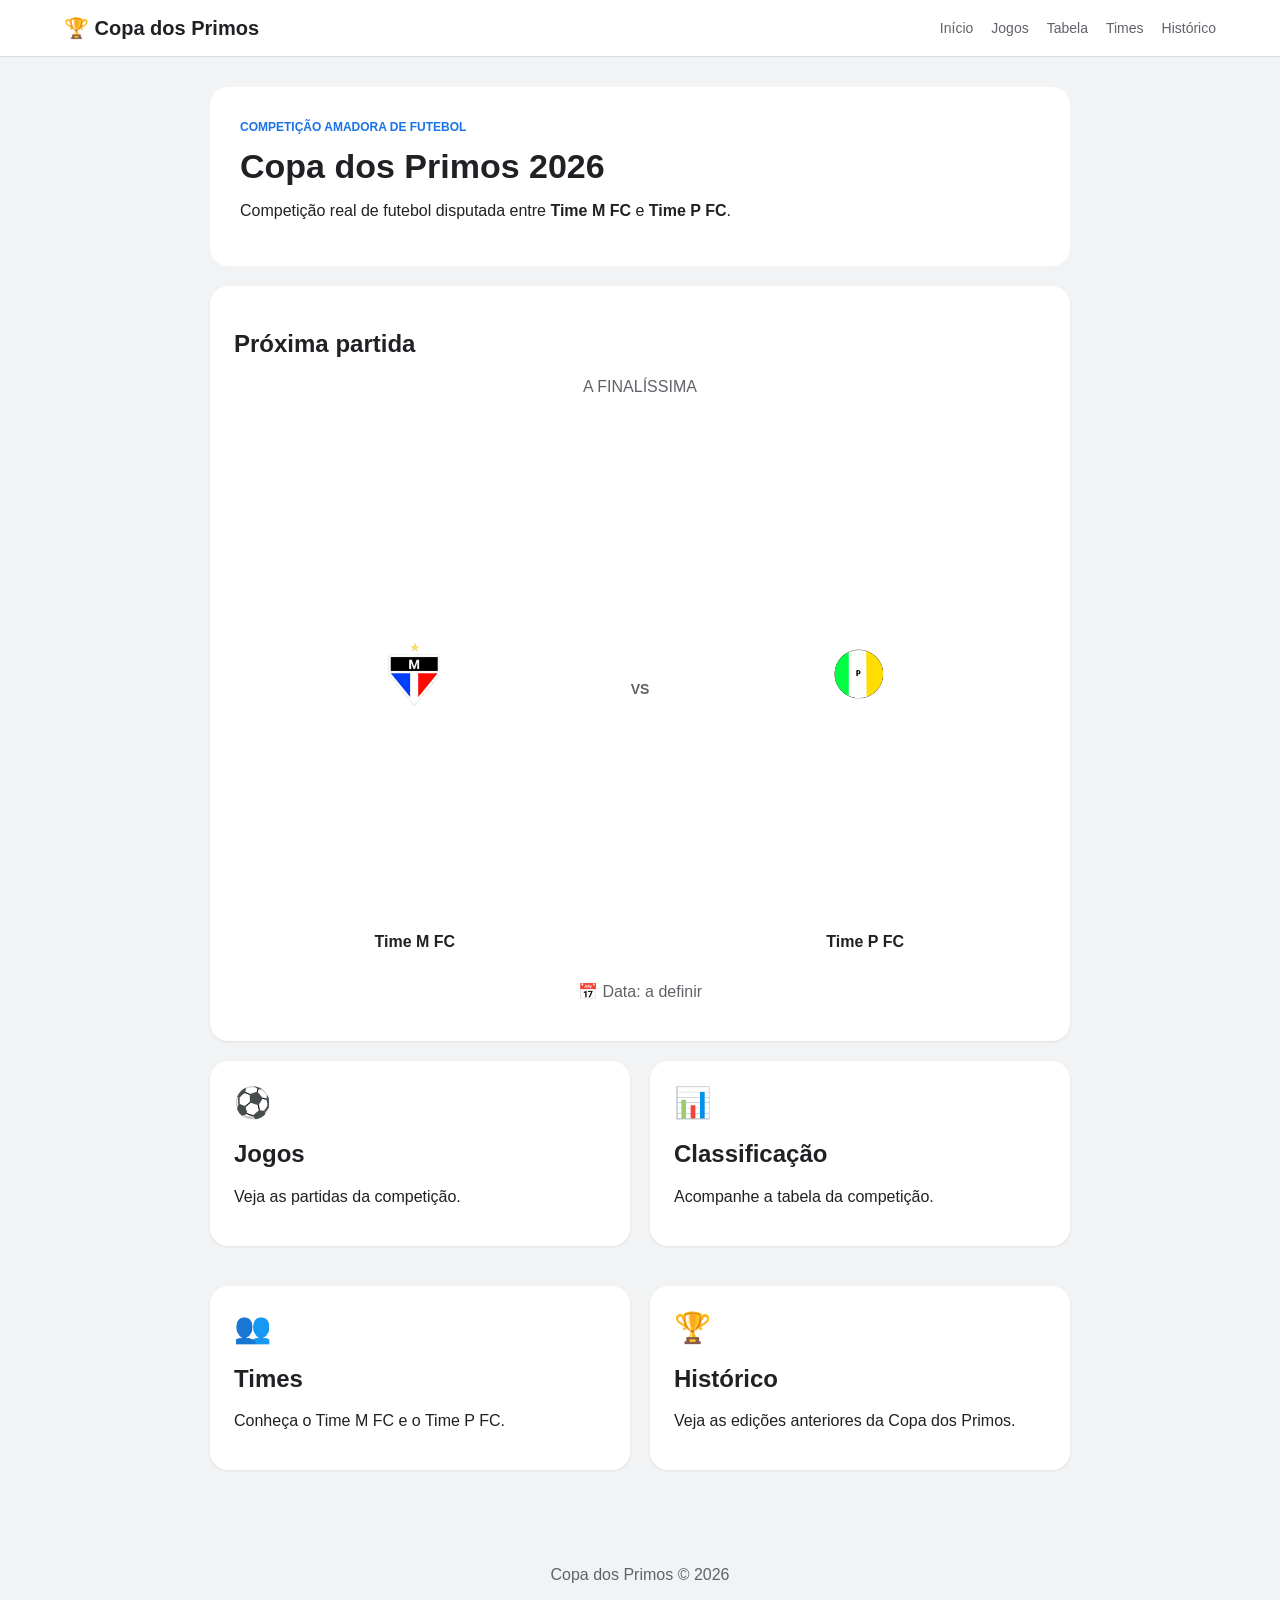
<file: index.html>
<!DOCTYPE html>

<html lang="pt-BR">

<head>
    <meta charset="UTF-8">
    <meta name="viewport" content="width=device-width, initial-scale=1.0">


<title>Copa dos Primos 2026 — A Finalíssima</title>

<meta name="description"
    content="Copa dos Primos 2026: competição amadora de futebol entre o Time M FC e o Time P FC.">

<link rel="stylesheet" href="css/style.css">

<script type="application/ld+json">
{
    "@context": "https://schema.org",

    "@graph": [

        {
            "@type": "SportsOrganization",

            "@id": "https://zylonkcompany.github.io/copadosprimos/#competicao",

            "name": "Copa dos Primos",

            "sport": "Futebol",

            "url": "https://zylonkcompany.github.io/copadosprimos/",

            "description":
                "Competição amadora de futebol disputada entre o Time M FC e o Time P FC."
        },


        {
            "@type": "SportsTeam",

            "@id": "https://zylonkcompany.github.io/copadosprimos/#time-m",

            "name": "Time M FC",

            "sport": "Futebol",

            "logo":
                "https://zylonkcompany.github.io/copadosprimos/img/timeM.png"
        },


        {
            "@type": "SportsTeam",

            "@id": "https://zylonkcompany.github.io/copadosprimos/#time-p",

            "name": "Time P FC",

            "sport": "Futebol",

            "logo":
                "https://zylonkcompany.github.io/copadosprimos/img/timeP.png"
        },


        {
            "@type": "SportsEvent",

            "@id":
                "https://zylonkcompany.github.io/copadosprimos/#finalissima-2026",

            "name":
                "Copa dos Primos 2026 — A Finalíssima",

            "sport":
                "Futebol",

            "description":
                "Finalíssima da Copa dos Primos 2026 entre o Time M FC e o Time P FC.",

            "eventStatus":
                "https://schema.org/EventScheduled",

            "homeTeam": {

                "@id":
                    "https://zylonkcompany.github.io/copadosprimos/#time-m"

            },

            "awayTeam": {

                "@id":
                    "https://zylonkcompany.github.io/copadosprimos/#time-p"

            },

            "superEvent": {

                "@id":
                    "https://zylonkcompany.github.io/copadosprimos/#competicao"

            }

        }

    ]
}
</script>


</head>

<body>


<header class="topbar">

    <div class="logo">
        🏆 Copa dos Primos
    </div>

    <nav aria-label="Navegação principal">
        <a href="index.html">Início</a>
        <a href="jogos.html">Jogos</a>
        <a href="tabela.html">Tabela</a>
        <a href="times.html">Times</a>
        <a href="historico.html">Histórico</a>
    </nav>

</header>

<main class="container">

    <section class="hero">

        <span class="tag">
            COMPETIÇÃO AMADORA DE FUTEBOL
        </span>

        <h1>
            Copa dos Primos 2026
        </h1>

        <p>
            Competição real de futebol disputada entre
            <strong>Time M FC</strong> e
            <strong>Time P FC</strong>.
        </p>

    </section>

    <section class="card" aria-labelledby="proxima-partida">

        <h2 id="proxima-partida">
            Próxima partida
        </h2>

        <p class="muted">
            A FINALÍSSIMA
        </p>

        <div class="match">

            <div class="team">

                <div class="shield">
    <img src="img/timeM.png" alt="Escudo do Time M FC">
</div>

                <strong>
                    Time M FC
                </strong>

            </div>

            <div class="versus">
                VS
            </div>

            <div class="team">

                <div class="shield">
    <img src="img/timeP.png" alt="Escudo do Time P FC">
</div>

                <strong>
                    Time P FC
                </strong>

            </div>

        </div>

        <p class="muted">
            📅 Data: a definir
        </p>

    </section>

    <section class="grid" aria-label="Informações da competição">

        <a class="card link-card" href="jogos.html">

            <span class="icon">
                ⚽
            </span>

            <h2>
                Jogos
            </h2>

            <p>
                Veja as partidas da competição.
            </p>

        </a>

        <a class="card link-card" href="tabela.html">

            <span class="icon">
                📊
            </span>

            <h2>
                Classificação
            </h2>

            <p>
                Acompanhe a tabela da competição.
            </p>

        </a>

        <a class="card link-card" href="times.html">

            <span class="icon">
                👥
            </span>

            <h2>
                Times
            </h2>

            <p>
                Conheça o Time M FC e o Time P FC.
            </p>

        </a>

        <a class="card link-card" href="historico.html">

            <span class="icon">
                🏆
            </span>

            <h2>
                Histórico
            </h2>

            <p>
                Veja as edições anteriores da Copa dos Primos.
            </p>

        </a>

    </section>

</main>



<footer>

    <p>
        Copa dos Primos © 2026
    </p>

</footer>


</body>

</html>
</file>
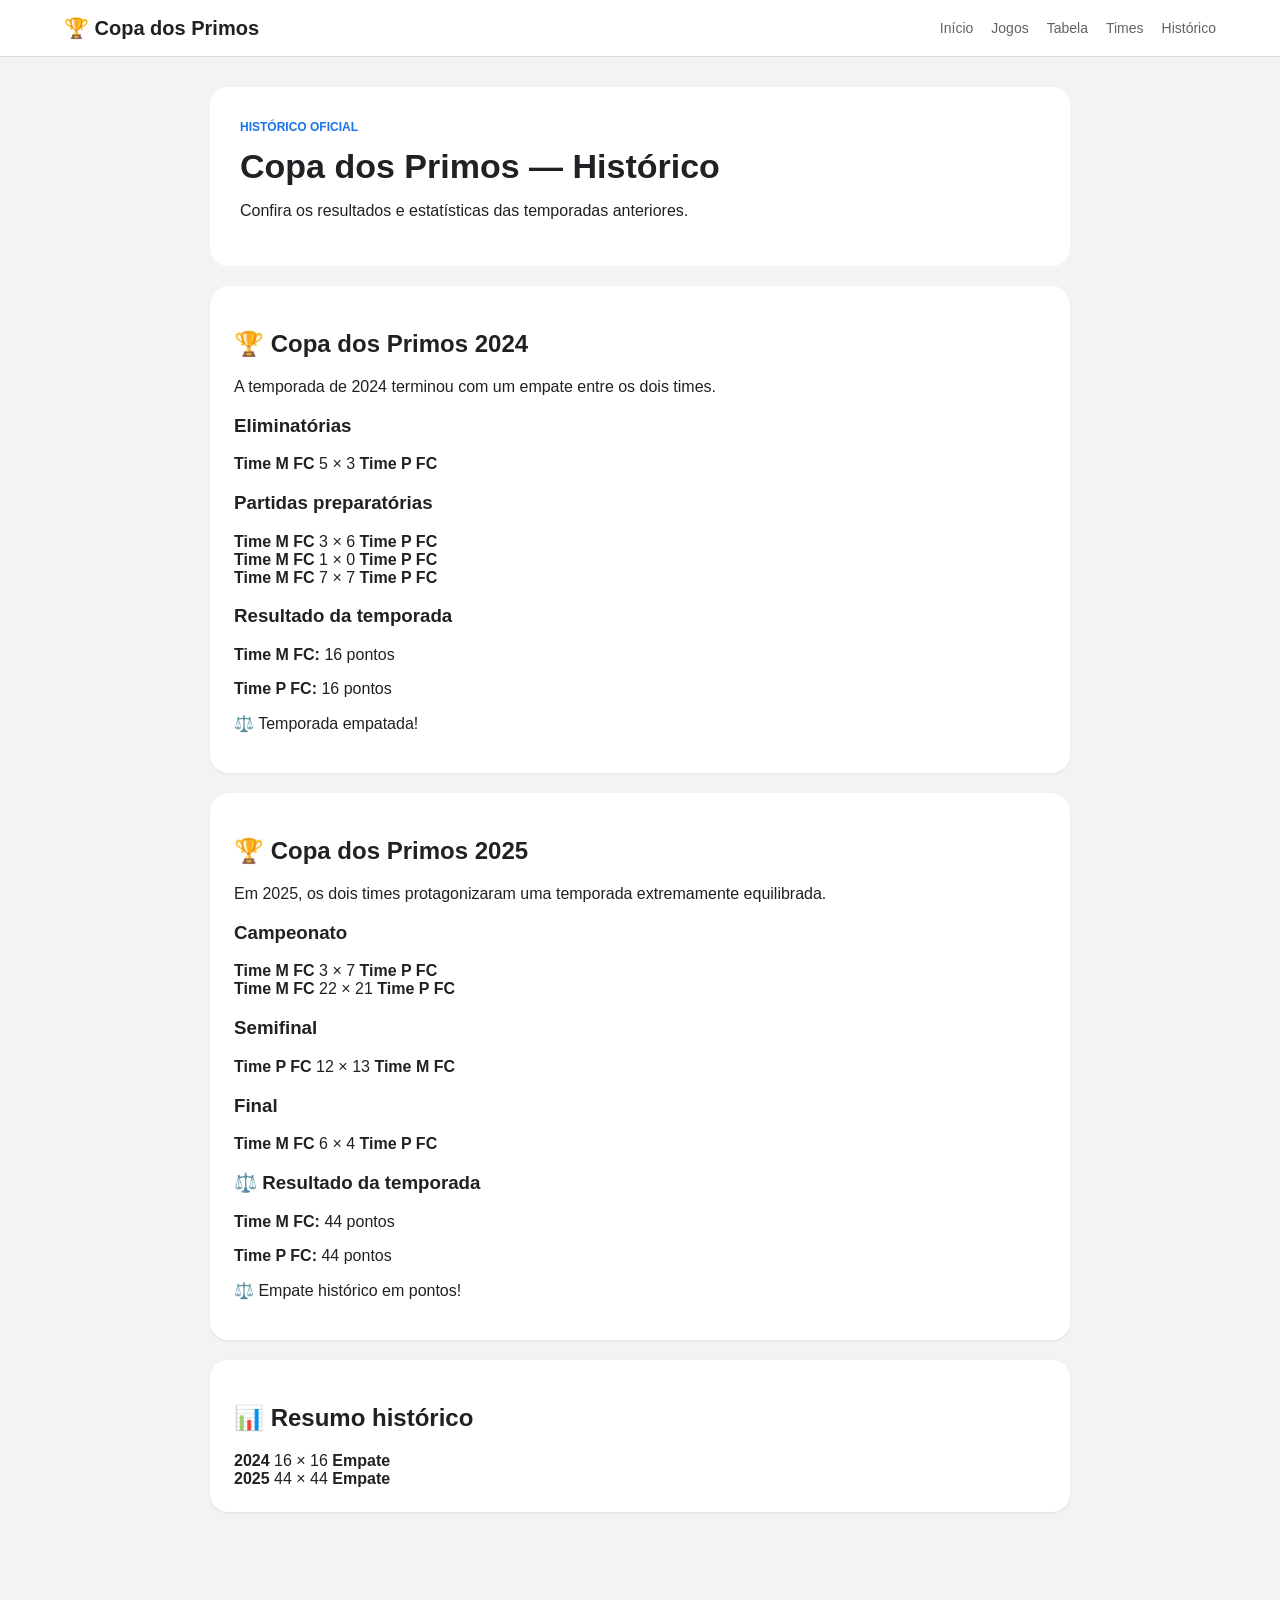
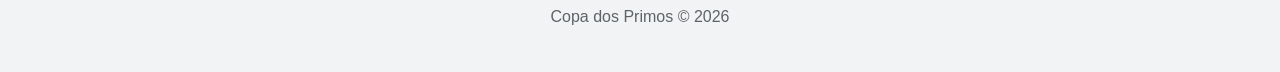
<file: historico.html>
<!DOCTYPE html>

<html lang="pt-BR">

<head>
    <meta charset="UTF-8">
    <meta name="viewport" content="width=device-width, initial-scale=1.0">


<title>Histórico — Copa dos Primos</title>

<meta name="description"
    content="Histórico e estatísticas da Copa dos Primos, incluindo as temporadas de 2024 e 2025.">

<link rel="stylesheet" href="css/style.css">
<script type="application/ld+json">
{
    "@context": "https://schema.org",

    "@graph": [

        {
            "@type": "SportsOrganization",

            "@id":
                "https://zylonkcompany.github.io/copadosprimos/#competicao",

            "name":
                "Copa dos Primos",

            "sport":
                "Futebol",

            "url":
                "https://zylonkcompany.github.io/copadosprimos/",

            "description":
                "Competição amadora de futebol com histórico de partidas entre o Time M FC e o Time P FC."
        },


        {
            "@type": "SportsTeam",

            "@id":
                "https://zylonkcompany.github.io/copadosprimos/#time-m",

            "name":
                "Time M FC",

            "sport":
                "Futebol",

            "logo":
                "https://zylonkcompany.github.io/copadosprimos/img/timeM.png"
        },


        {
            "@type": "SportsTeam",

            "@id":
                "https://zylonkcompany.github.io/copadosprimos/#time-p",

            "name":
                "Time P FC",

            "sport":
                "Futebol",

            "logo":
                "https://zylonkcompany.github.io/copadosprimos/img/timeP.png"
        },


        {
            "@type": "SportsEvent",

            "@id":
                "https://zylonkcompany.github.io/copadosprimos/#copa-2024",

            "name":
                "Copa dos Primos 2024",

            "sport":
                "Futebol",

            "description":
                "Temporada de 2024 da Copa dos Primos, com partidas entre o Time M FC e o Time P FC.",

            "organizer": {

                "@id":
                    "https://zylonkcompany.github.io/copadosprimos/#competicao"

            },

            "superEvent": {

                "@id":
                    "https://zylonkcompany.github.io/copadosprimos/#competicao"

            }
        },


        {
            "@type": "SportsEvent",

            "@id":
                "https://zylonkcompany.github.io/copadosprimos/#copa-2025",

            "name":
                "Copa dos Primos 2025",

            "sport":
                "Futebol",

            "description":
                "Temporada de 2025 da Copa dos Primos, com campeonato, semifinal e final entre o Time M FC e o Time P FC.",

            "organizer": {

                "@id":
                    "https://zylonkcompany.github.io/copadosprimos/#competicao"

            },

            "superEvent": {

                "@id":
                    "https://zylonkcompany.github.io/copadosprimos/#competicao"

            }
        }

    ]
}
</script>

</head>

<body>

<header class="topbar">


<div class="logo">
    🏆 Copa dos Primos
</div>

<nav aria-label="Navegação principal">
    <a href="index.html">Início</a>
    <a href="jogos.html">Jogos</a>
    <a href="tabela.html">Tabela</a>
    <a href="times.html">Times</a>
    <a href="historico.html">Histórico</a>
</nav>


</header>

<main class="container">


<!-- CABEÇALHO -->

<section class="hero">

    <span class="tag">
        HISTÓRICO OFICIAL
    </span>

    <h1>
        Copa dos Primos — Histórico
    </h1>

    <p>
        Confira os resultados e estatísticas das temporadas anteriores.
    </p>

</section>


<!-- TEMPORADA 2024 -->

<section class="card">

    <h2>
        🏆 Copa dos Primos 2024
    </h2>

    <p>
        A temporada de 2024 terminou com um empate entre os dois times.
    </p>


    <h3>
        Eliminatórias
    </h3>

    <div class="result">

        <strong>
            Time M FC
        </strong>

        <span>
            5 × 3
        </span>

        <strong>
            Time P FC
        </strong>

    </div>


    <h3>
        Partidas preparatórias
    </h3>

    <div class="result">

        <strong>
            Time M FC
        </strong>

        <span>
            3 × 6
        </span>

        <strong>
            Time P FC
        </strong>

    </div>


    <div class="result">

        <strong>
            Time M FC
        </strong>

        <span>
            1 × 0
        </span>

        <strong>
            Time P FC
        </strong>

    </div>


    <div class="result">

        <strong>
            Time M FC
        </strong>

        <span>
            7 × 7
        </span>

        <strong>
            Time P FC
        </strong>

    </div>


    <div class="season-summary">

        <h3>
            Resultado da temporada
        </h3>

        <p>
            <strong>
                Time M FC:
            </strong>

            16 pontos
        </p>

        <p>
            <strong>
                Time P FC:
            </strong>

            16 pontos
        </p>

        <p class="draw">
            ⚖️ Temporada empatada!
        </p>

    </div>

</section>


<!-- TEMPORADA 2025 -->

<section class="card">

    <h2>
        🏆 Copa dos Primos 2025
    </h2>

    <p>
        Em 2025, os dois times protagonizaram uma temporada extremamente equilibrada.
    </p>


    <h3>
        Campeonato
    </h3>


    <div class="result">

        <strong>
            Time M FC
        </strong>

        <span>
            3 × 7
        </span>

        <strong>
            Time P FC
        </strong>

    </div>


    <div class="result">

        <strong>
            Time M FC
        </strong>

        <span>
            22 × 21
        </span>

        <strong>
            Time P FC
        </strong>

    </div>


    <h3>
        Semifinal
    </h3>


    <div class="result">

        <strong>
            Time P FC
        </strong>

        <span>
            12 × 13
        </span>

        <strong>
            Time M FC
        </strong>

    </div>


    <h3>
        Final
    </h3>


    <div class="result">

        <strong>
            Time M FC
        </strong>

        <span>
            6 × 4
        </span>

        <strong>
            Time P FC
        </strong>

    </div>


    <div class="season-summary">

        <h3>
            ⚖️ Resultado da temporada
        </h3>

        <p>
            <strong>
                Time M FC:
            </strong>

            44 pontos
        </p>

        <p>
            <strong>
                Time P FC:
            </strong>

            44 pontos
        </p>

        <p class="draw">
            ⚖️ Empate histórico em pontos!
        </p>

    </div>

</section>


<!-- RESUMO GERAL -->

<section class="card">

    <h2>
        📊 Resumo histórico
    </h2>


    <div class="result">

        <strong>
            2024
        </strong>

        <span>
            16 × 16
        </span>

        <strong>
            Empate
        </strong>

    </div>


    <div class="result">

        <strong>
            2025
        </strong>

        <span>
            44 × 44
        </span>

        <strong>
            Empate
        </strong>

    </div>

</section>


</main>

<footer>


<p>
    Copa dos Primos © 2026
</p>


</footer>

</body>

</html>
</file>
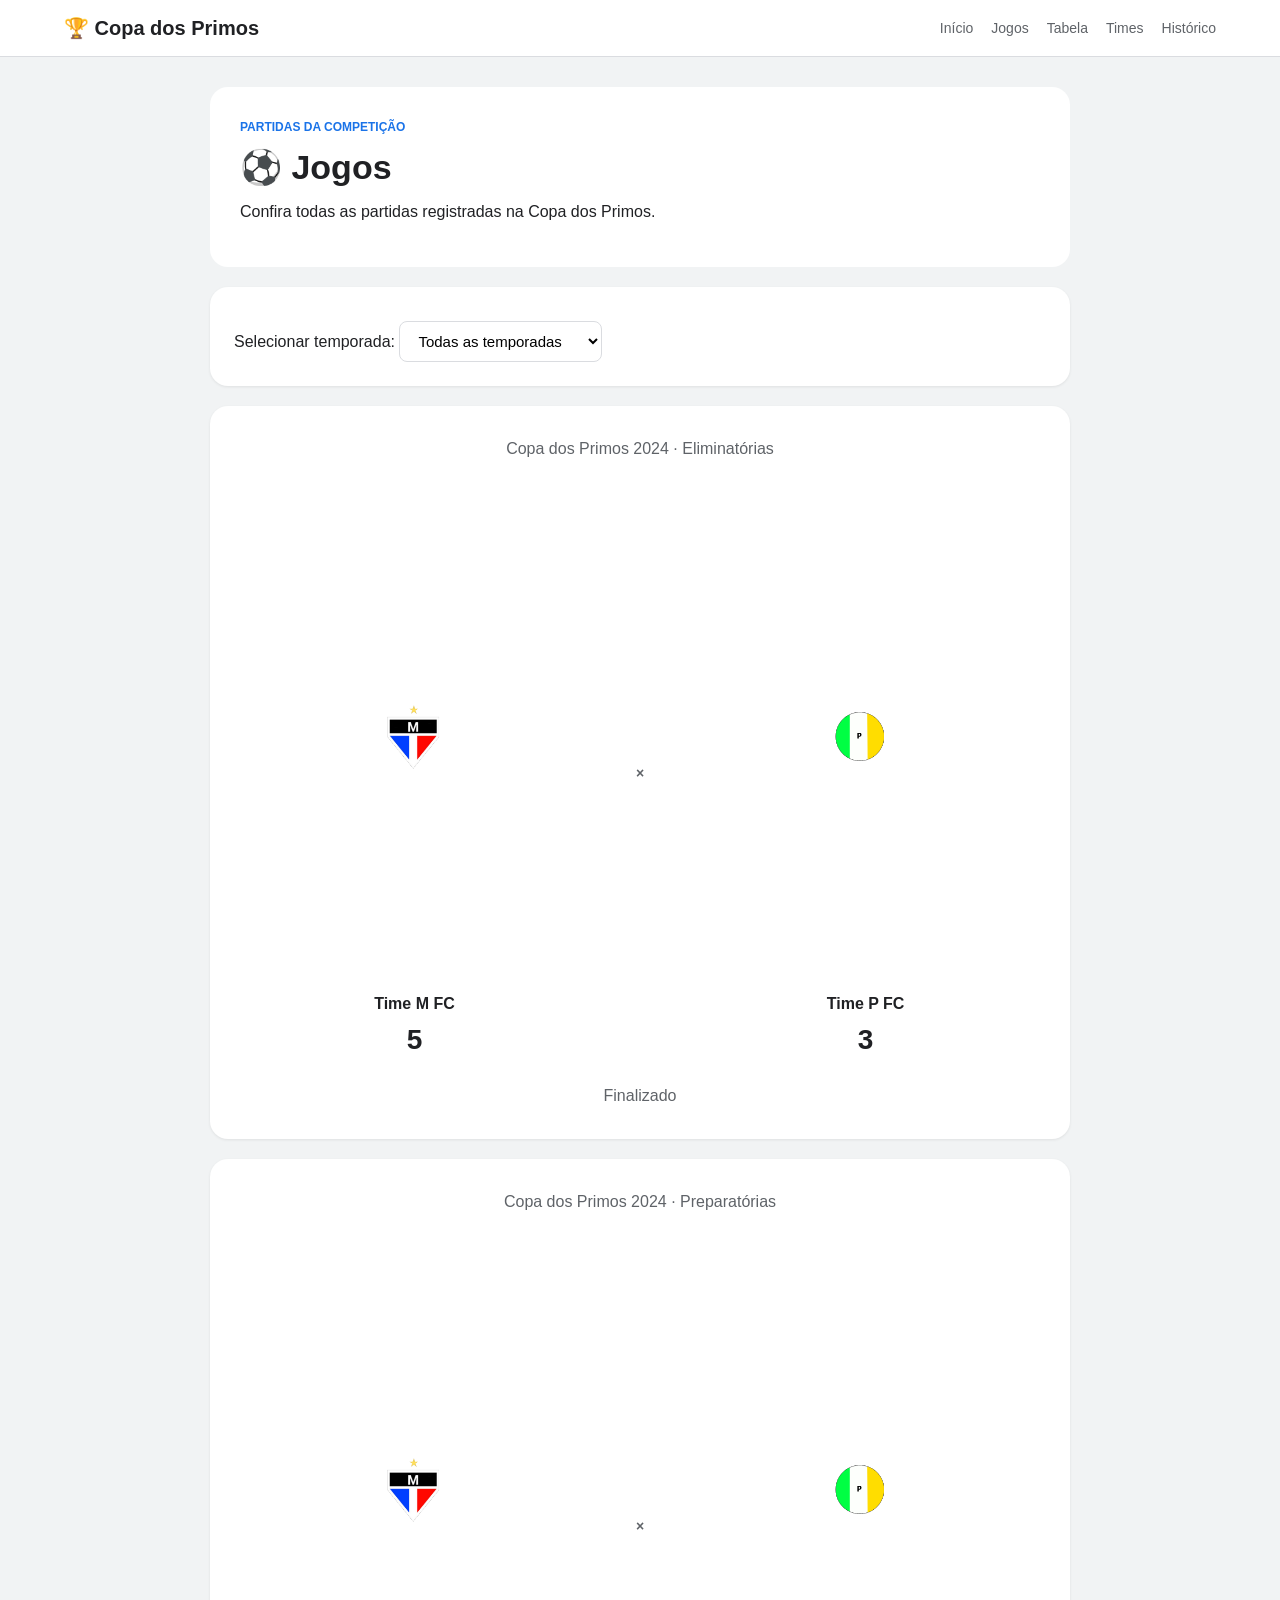
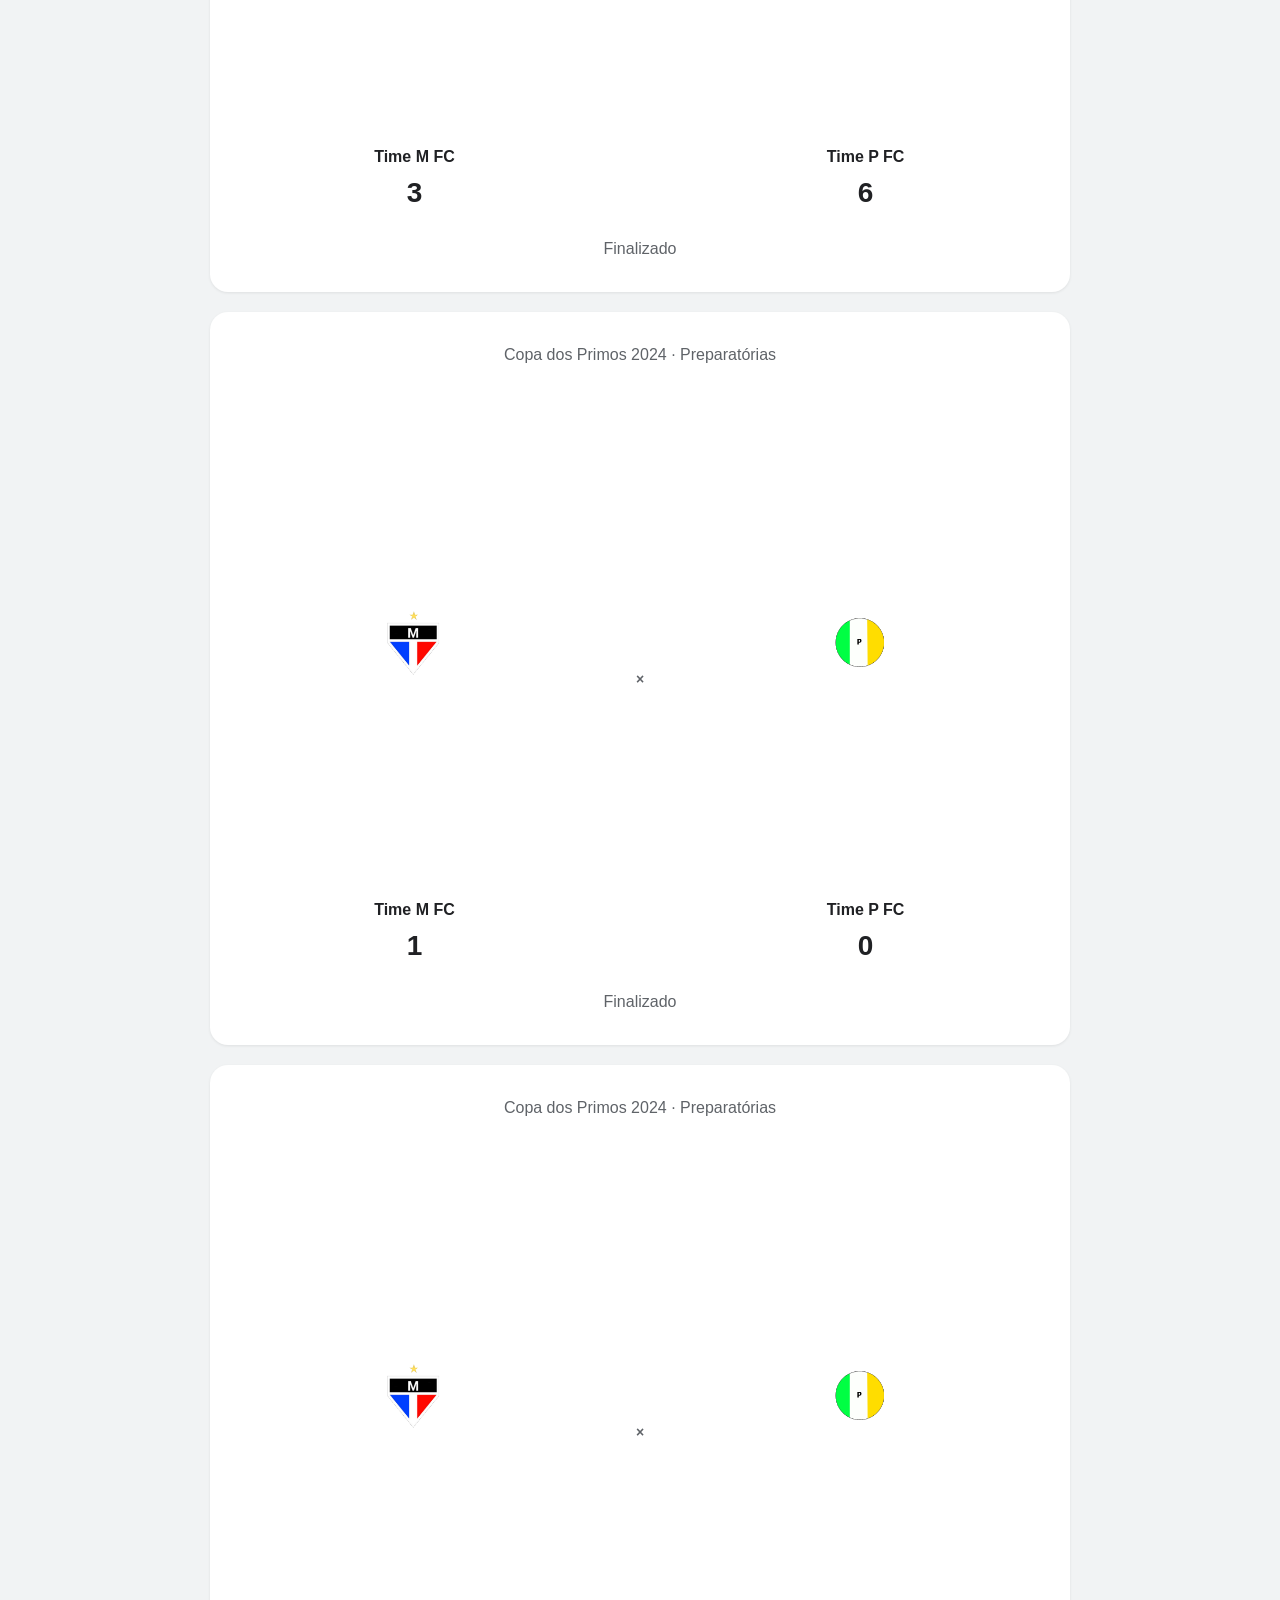
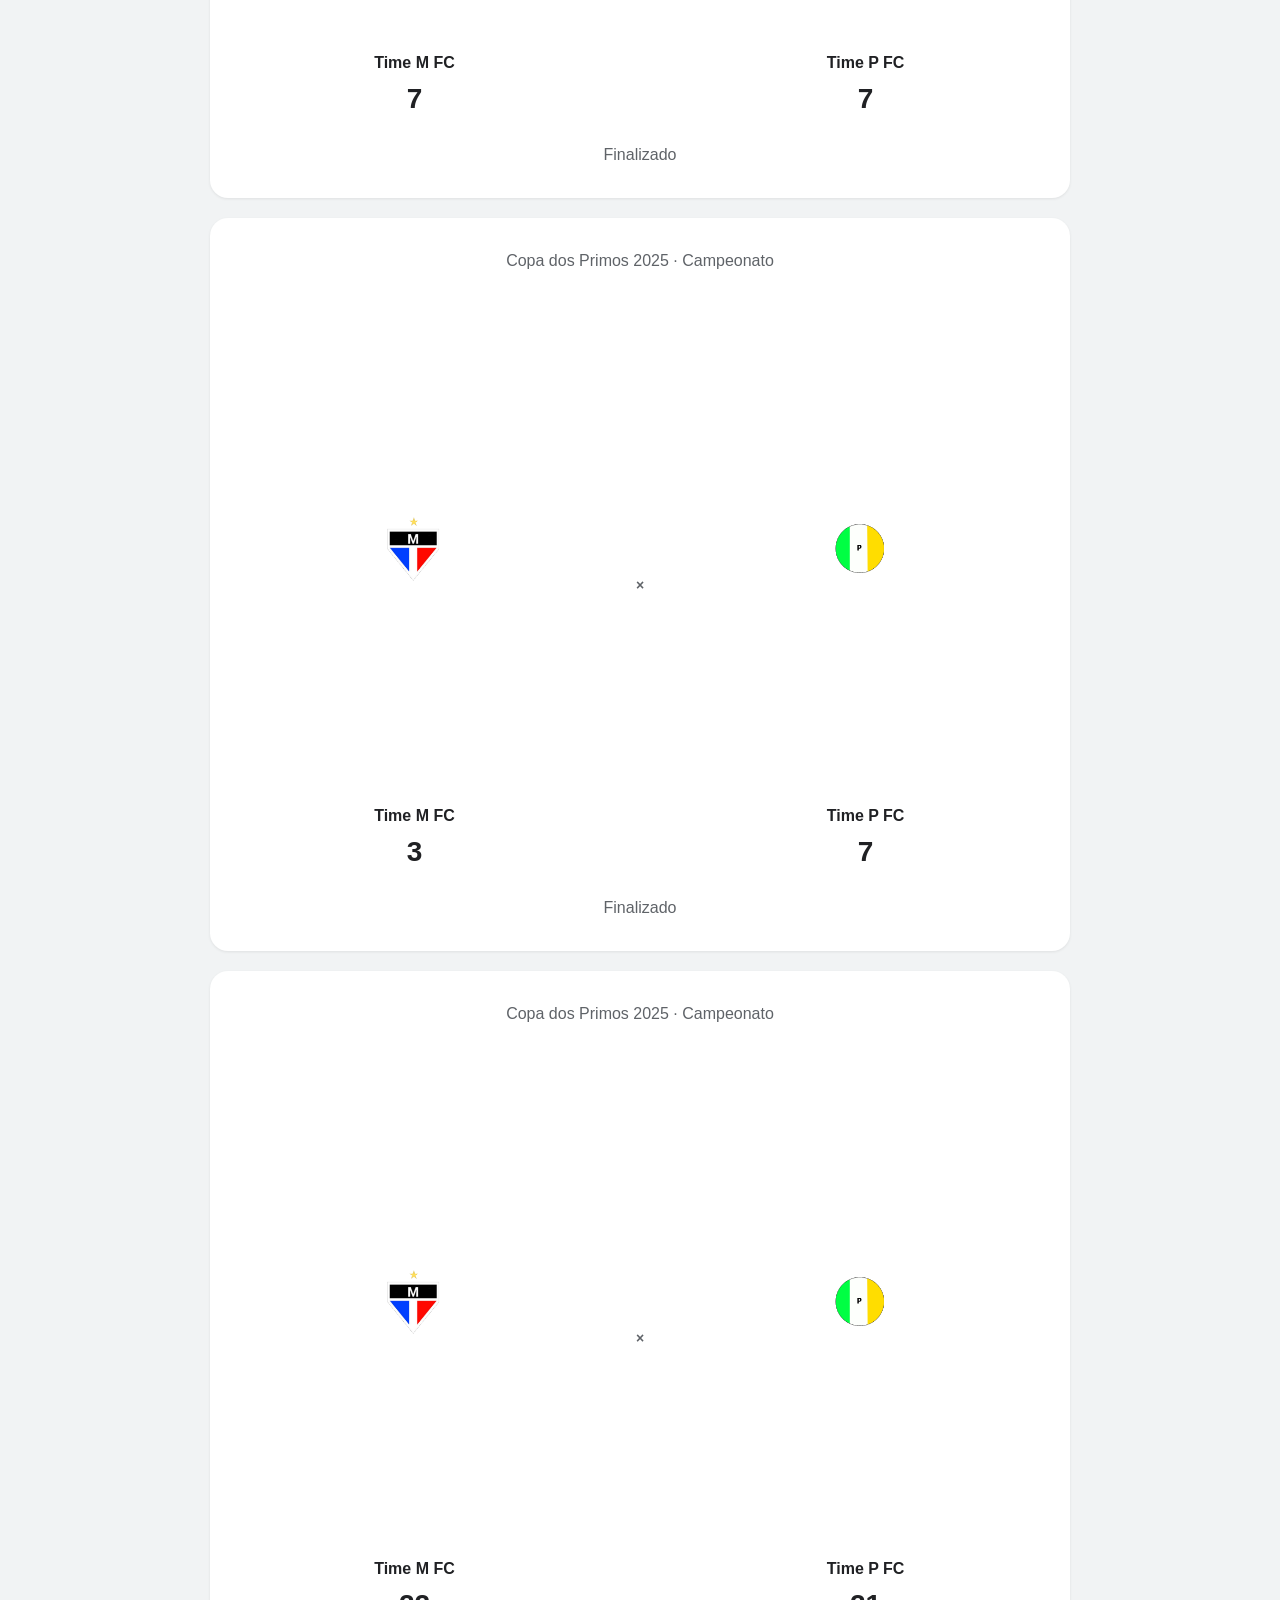
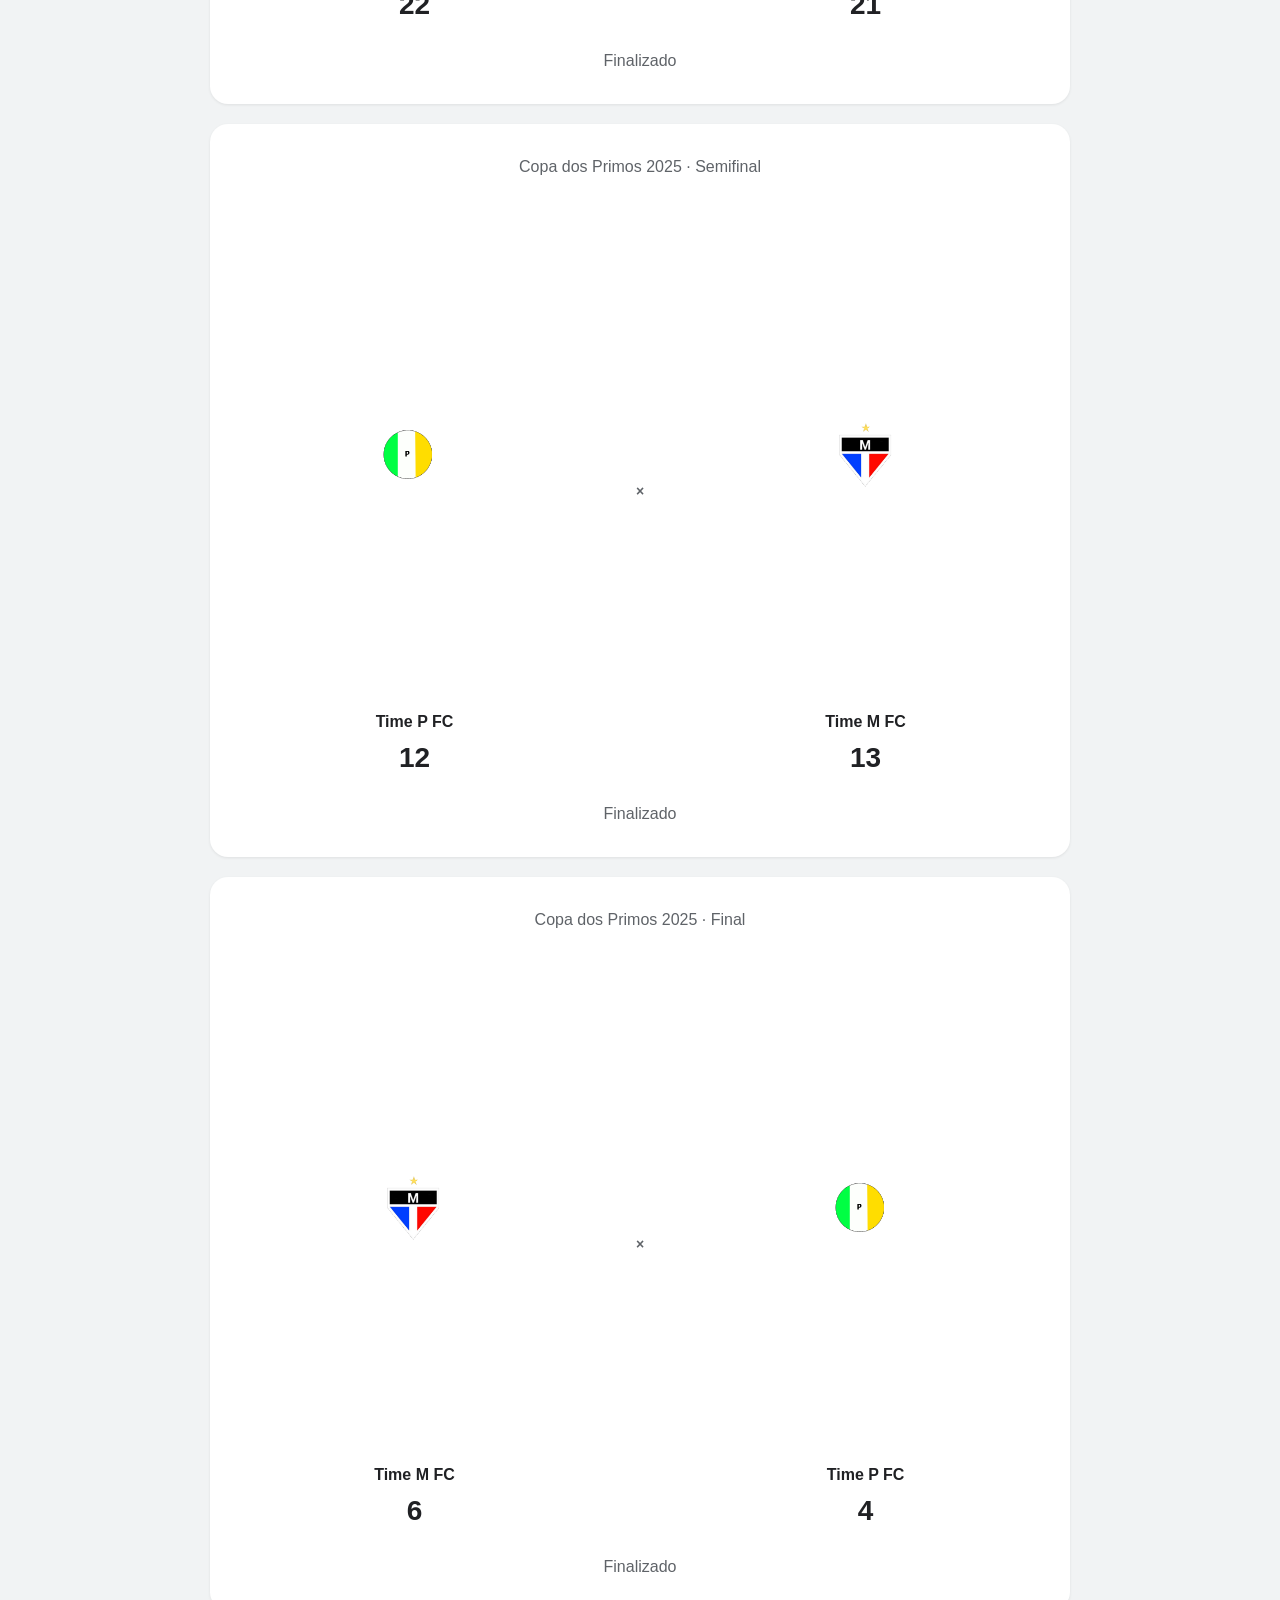
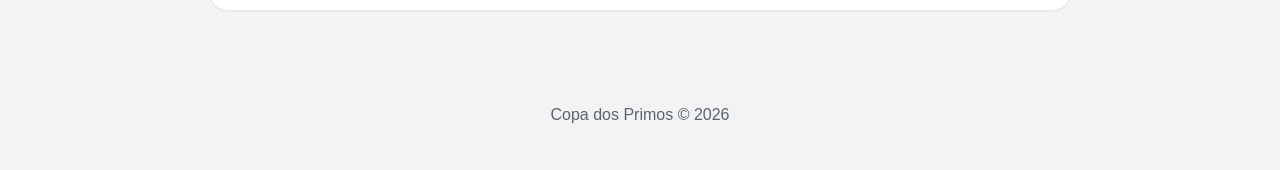
<file: jogos.html>
<!DOCTYPE html>

<html lang="pt-BR">

<head>


<meta charset="UTF-8">

<meta name="viewport" content="width=device-width, initial-scale=1.0">

<title>Jogos — Copa dos Primos</title>

<link rel="stylesheet" href="css/style.css">


</head>

<body>

<header class="topbar">


<div class="logo">
    🏆 Copa dos Primos
</div>


<nav aria-label="Navegação principal">

    <a href="index.html">
        Início
    </a>

    <a href="jogos.html">
        Jogos
    </a>

    <a href="tabela.html">
        Tabela
    </a>

    <a href="times.html">
        Times
    </a>

    <a href="historico.html">
        Histórico
    </a>

</nav>


</header>

<main class="container">


<section class="hero">

    <span class="tag">
        PARTIDAS DA COMPETIÇÃO
    </span>


    <h1>
        ⚽ Jogos
    </h1>


    <p>
        Confira todas as partidas registradas na Copa dos Primos.
    </p>

</section>


<section class="card">

    <label for="temporada">
        Selecionar temporada:
    </label>


    <select id="temporada">

        <option value="todas">
            Todas as temporadas
        </option>

        <option value="2024">
            Copa dos Primos 2024
        </option>

        <option value="2025">
            Copa dos Primos 2025
        </option>

        <option value="2026">
            Copa dos Primos 2026
        </option>

    </select>

</section>


<section id="lista-jogos">

    <p class="muted">
        Carregando jogos...
    </p>

</section>


</main>

<footer>


<p>
    Copa dos Primos © 2026
</p>


</footer>

<script src="js/dados.js"></script>

<script>

    const listaJogos =
        document.getElementById(
            "lista-jogos"
        );


    const seletorTemporada =
        document.getElementById(
            "temporada"
        );


    function obterTime(id) {

        return times.find(

            time =>
                time.id === id

        );

    }


    function mostrarJogos() {


        const temporadaSelecionada =
            seletorTemporada.value;


        listaJogos.innerHTML = "";


        const jogosFiltrados =
            jogos.filter(jogo => {


                if (
                    temporadaSelecionada ===
                    "todas"
                ) {

                    return true;

                }


                return jogo.temporada ===
                    Number(
                        temporadaSelecionada
                    );

            });


        if (
            jogosFiltrados.length === 0
        ) {

            listaJogos.innerHTML = `

                <section class="card">

                    <p class="muted">

                        Nenhum jogo encontrado
                        nesta temporada.

                    </p>

                </section>

            `;


            return;

        }


        jogosFiltrados.forEach(jogo => {


            const timeCasa =
                obterTime(
                    jogo.timeCasa
                );


            const timeFora =
                obterTime(
                    jogo.timeFora
                );


            const placarCasa =
                jogo.golsCasa !== null
                    ? jogo.golsCasa
                    : "—";


            const placarFora =
                jogo.golsFora !== null
                    ? jogo.golsFora
                    : "—";


            let status = "";


            if (
                jogo.status ===
                "finalizado"
            ) {

                status =
                    "Finalizado";

            }

            else if (
                jogo.status ===
                "agendado"
            ) {

                status =
                    "Agendado";

            }

            else {

                status =
                    jogo.status;

            }


            const card =
                document.createElement(
                    "section"
                );


            card.className =
                "card match-card";


            card.innerHTML = `

                <p class="muted">

                    Copa dos Primos
                    ${jogo.temporada}

                    ·

                    ${jogo.fase}

                </p>


                <div class="match">


                    <div class="team">

                        <div class="shield">

                            <img
                                src="${timeCasa.escudo}"

                                alt="Escudo do
                                ${timeCasa.nome}"

                            >

                        </div>


                        <strong>

                            ${timeCasa.nome}

                        </strong>


                        <span class="score">

                            ${placarCasa}

                        </span>

                    </div>


                    <div class="versus">

                        ×

                    </div>


                    <div class="team">

                        <div class="shield">

                            <img
                                src="${timeFora.escudo}"

                                alt="Escudo do
                                ${timeFora.nome}"

                            >

                        </div>


                        <strong>

                            ${timeFora.nome}

                        </strong>


                        <span class="score">

                            ${placarFora}

                        </span>

                    </div>


                </div>


                <p class="muted">

                    ${status}

                </p>

            `;


            listaJogos.appendChild(
                card
            );

        });

    }


    seletorTemporada.addEventListener(
        "change",
        mostrarJogos
    );


    mostrarJogos();
    const eventosGoogle = jogos
        .filter(jogo => jogo.status === "finalizado")
        .map(jogo => {

            const timeCasa = times.find(
                time => time.id === jogo.timeCasa
            );

            const timeFora = times.find(
                time => time.id === jogo.timeFora
            );

            return {

                "@type": "SportsEvent",

                "name":
                    `${timeCasa.nome} ${jogo.golsCasa} x ${jogo.golsFora} ${timeFora.nome}`,

                "sport": "Futebol",

                "eventStatus":
                    "https://schema.org/EventCompleted",

                "homeTeam": {

                    "@type": "SportsTeam",

                    "name": timeCasa.nome

                },

                "awayTeam": {

                    "@type": "SportsTeam",

                    "name": timeFora.nome

                }

            };

        });


    const scriptGoogle =
        document.createElement(
            "script"
        );


    scriptGoogle.type =
        "application/ld+json";


    scriptGoogle.textContent =
        JSON.stringify({

            "@context":
                "https://schema.org",

            "@graph":
                eventosGoogle

        });


    document.head.appendChild(
        scriptGoogle
    );

</script>


</body>

</html>
</file>
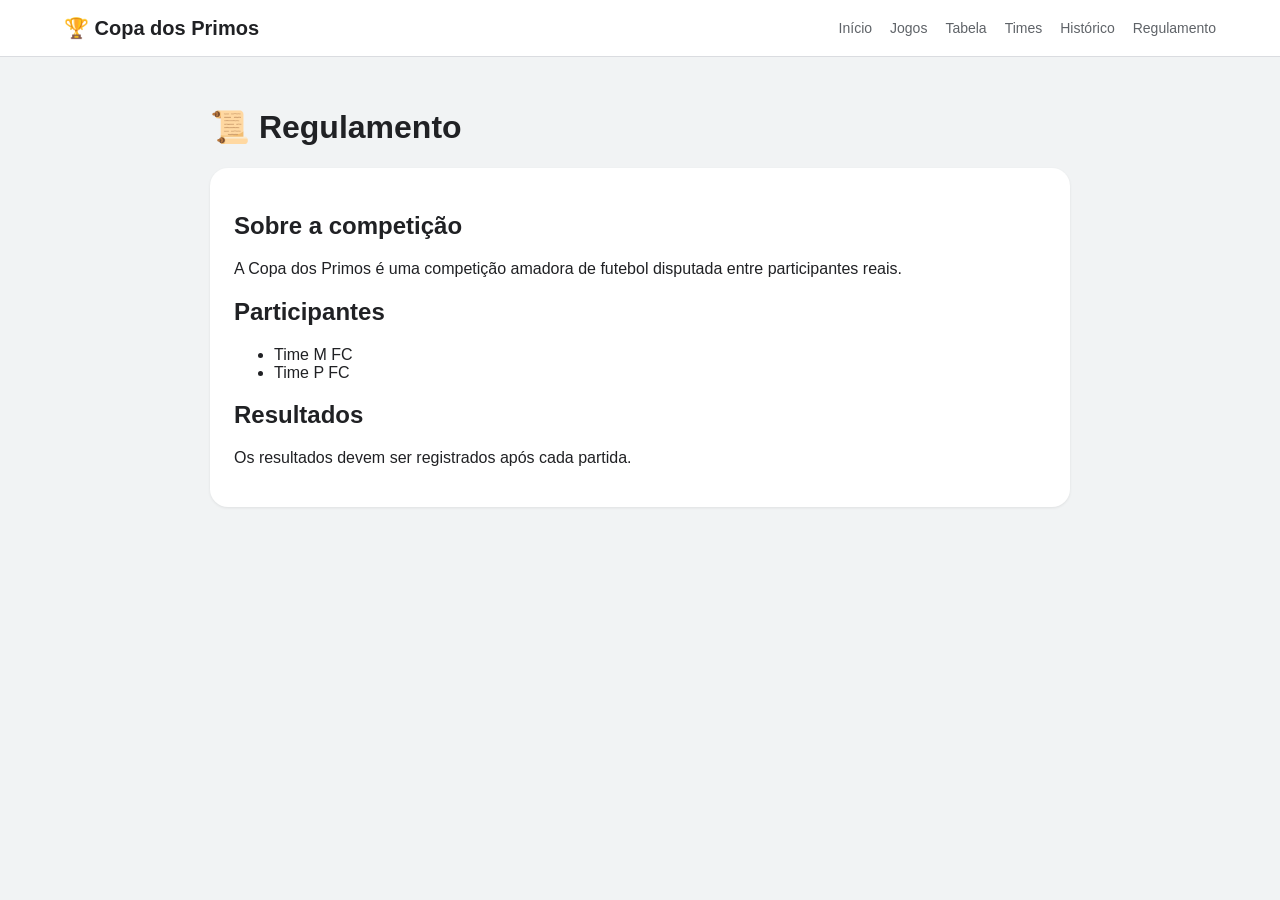
<file: regulamento.html>
<!DOCTYPE html>
<html lang="pt-BR">
<head>
    <meta charset="UTF-8">

    <title>Regulamento — Copa dos Primos</title>

    <link rel="stylesheet" href="css/style.css">
</head>

<body>

<header class="topbar">
    <div class="logo">🏆 Copa dos Primos</div>

    <nav>
        <a href="index.html">Início</a>
        <a href="jogos.html">Jogos</a>
        <a href="tabela.html">Tabela</a>
        <a href="times.html">Times</a>
        <a href="historico.html">Histórico</a>
        <a href="regulamento.html">Regulamento</a>
    </nav>
</header>

<main class="container">

    <h1>📜 Regulamento</h1>

    <section class="card">

        <h2>Sobre a competição</h2>

        <p>
            A Copa dos Primos é uma competição amadora de futebol
            disputada entre participantes reais.
        </p>

        <h2>Participantes</h2>

        <ul>
            <li>Time M FC</li>
            <li>Time P FC</li>
        </ul>

        <h2>Resultados</h2>

        <p>
            Os resultados devem ser registrados após cada partida.
        </p>

    </section>

</main>

</body>
</html>
</file>
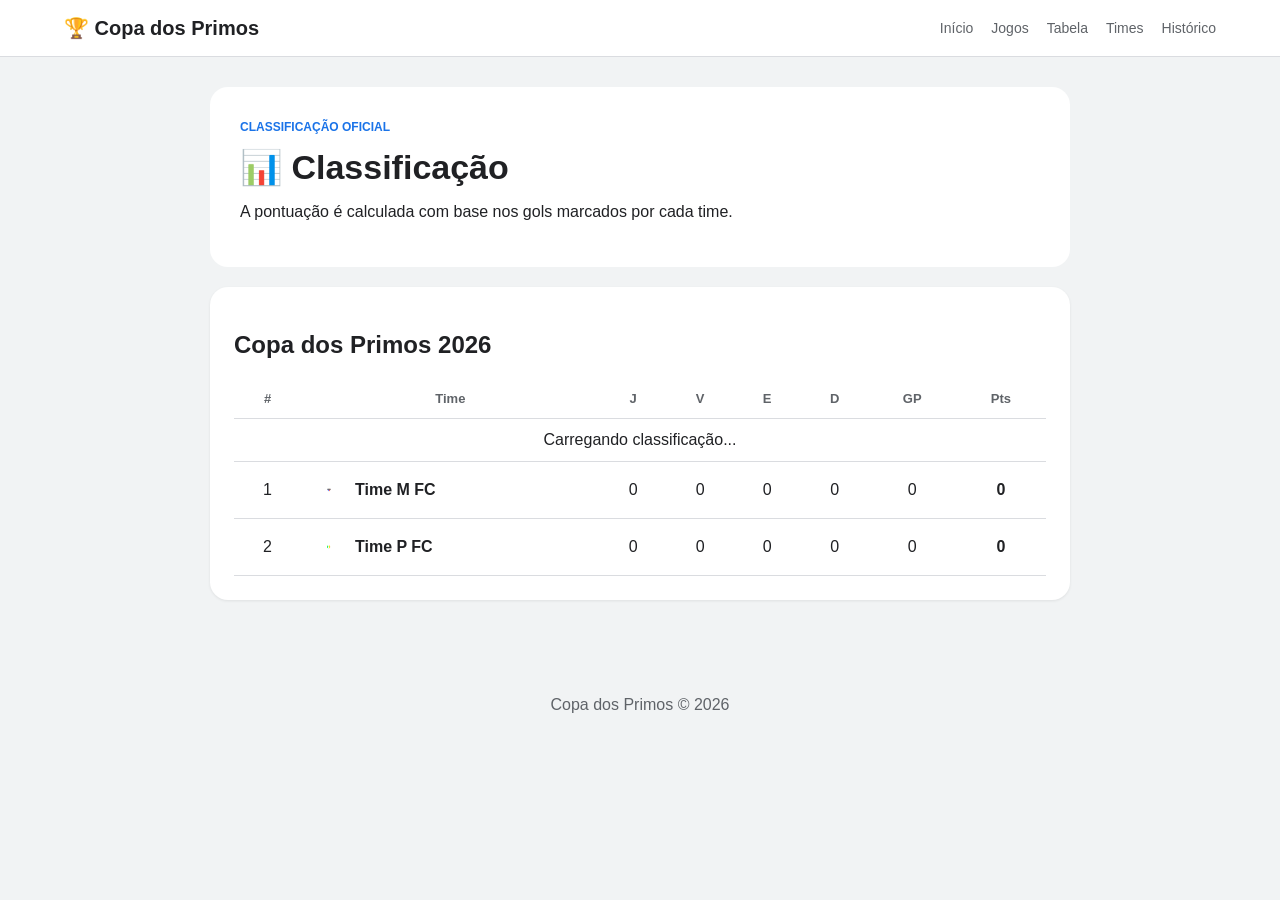
<file: tabela.html>
<!DOCTYPE html>

<html lang="pt-BR">

<head>
    <meta charset="UTF-8">


<meta name="viewport" content="width=device-width, initial-scale=1.0">

<title>Classificação — Copa dos Primos</title>

<link rel="stylesheet" href="css/style.css">


</head>

<body>

<header class="topbar">


<div class="logo">
    🏆 Copa dos Primos
</div>

<nav aria-label="Navegação principal">

    <a href="index.html">
        Início
    </a>

    <a href="jogos.html">
        Jogos
    </a>

    <a href="tabela.html">
        Tabela
    </a>

    <a href="times.html">
        Times
    </a>

    <a href="historico.html">
        Histórico
    </a>

</nav>


</header>

<main class="container">


<section class="hero">

    <span class="tag">
        CLASSIFICAÇÃO OFICIAL
    </span>

    <h1>
        📊 Classificação
    </h1>

    <p>
        A pontuação é calculada com base nos gols marcados por cada time.
    </p>

</section>


<section class="card">

    <h2>
        Copa dos Primos 2026
    </h2>

    <div class="table-container">

        <table>

            <thead>

                <tr>

                    <th>
                        #
                    </th>

                    <th>
                        Time
                    </th>

                    <th>
                        J
                    </th>

                    <th>
                        V
                    </th>

                    <th>
                        E
                    </th>

                    <th>
                        D
                    </th>

                    <th>
                        GP
                    </th>

                    <th>
                        Pts
                    </th>

                </tr>

            </thead>


            <tbody id="tabela-classificacao">

                <tr>

                    <td colspan="8">
                        Carregando classificação...
                    </td>

                </tr>

            </tbody>

        </table>

    </div>

</section>


</main>

<footer>


<p>
    Copa dos Primos © 2026
</p>


</footer>

<script src="js/dados.js"></script>

<script src="js/tabela.js"></script>

<script>

    const temporadaAtual = 2026;

    const classificacao =
        calcularTabela(temporadaAtual);


    const tabelaHTML =
        document.getElementById(
            "tabela-classificacao"
        );


    classificacao.forEach((time, index) => {

        const linha =
            document.createElement("tr");


        linha.innerHTML = `

            <td>
                ${index + 1}
            </td>


            <td class="team-table">

                <img
                    src="${time.escudo}"
                    alt="Escudo do ${time.nome}"
                >

                <strong>
                    ${time.nome}
                </strong>

            </td>


            <td>
                ${time.jogos}
            </td>


            <td>
                0
            </td>


            <td>
                0
            </td>


            <td>
                0
            </td>


            <td>
                ${time.gols}
            </td>


            <td>
                <strong>
                    ${time.gols}
                </strong>
            </td>

        `;


        tabelaHTML.appendChild(linha);

    });

</script>

</body>

</html>
</file>
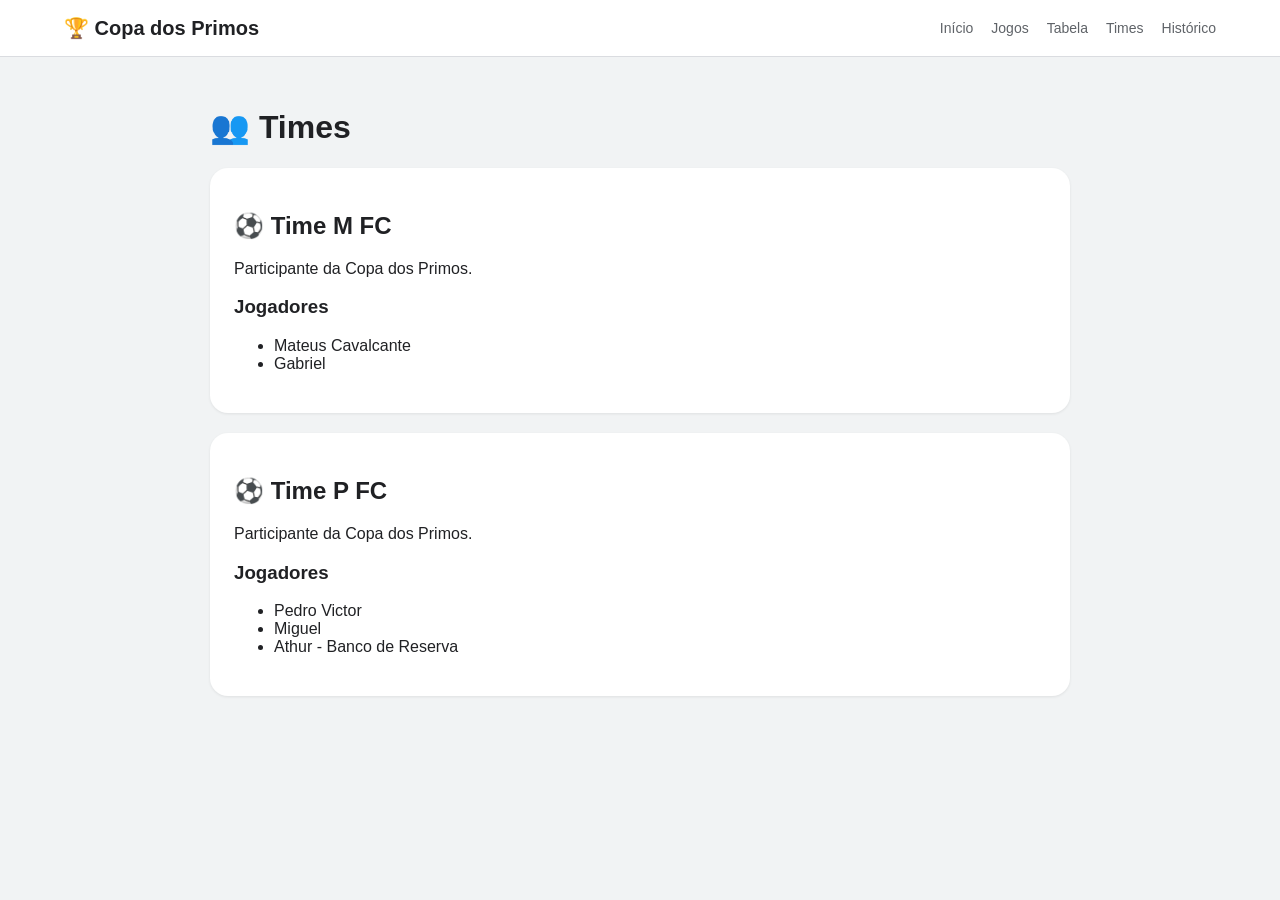
<file: times.html>
<!DOCTYPE html>
<html lang="pt-BR">
<head>
    <meta charset="UTF-8">

    <title>Times — Copa dos Primos</title>

    <link rel="stylesheet" href="css/style.css">
    <script type="application/ld+json">
{
    "@context": "https://schema.org",

    "@graph": [

        {
            "@type": "SportsOrganization",

            "@id": "https://zylonkcompany.github.io/copadosprimos/#competicao",

            "name": "Copa dos Primos",

            "sport": "Futebol",

            "url": "https://zylonkcompany.github.io/copadosprimos/",

            "description":
                "Competição amadora de futebol disputada entre o Time M FC e o Time P FC."
        },


        {
            "@type": "SportsTeam",

            "@id": "https://zylonkcompany.github.io/copadosprimos/#time-m",

            "name": "Time M FC",

            "sport": "Futebol",

            "logo":
                "https://zylonkcompany.github.io/copadosprimos/img/timeM.png"
        },


        {
            "@type": "SportsTeam",

            "@id": "https://zylonkcompany.github.io/copadosprimos/#time-p",

            "name": "Time P FC",

            "sport": "Futebol",

            "logo":
                "https://zylonkcompany.github.io/copadosprimos/img/timeP.png"
        },


        {
            "@type": "SportsEvent",

            "@id":
                "https://zylonkcompany.github.io/copadosprimos/#finalissima-2026",

            "name":
                "Copa dos Primos 2026 — A Finalíssima",

            "sport":
                "Futebol",

            "description":
                "Finalíssima da Copa dos Primos 2026 entre o Time M FC e o Time P FC.",

            "eventStatus":
                "https://schema.org/EventScheduled",

            "homeTeam": {

                "@id":
                    "https://zylonkcompany.github.io/copadosprimos/#time-m"

            },

            "awayTeam": {

                "@id":
                    "https://zylonkcompany.github.io/copadosprimos/#time-p"

            },

            "superEvent": {

                "@id":
                    "https://zylonkcompany.github.io/copadosprimos/#competicao"

            }

        }

    ]
}
</script>
</head>

<body>

<header class="topbar">
    <div class="logo">🏆 Copa dos Primos</div>

    <nav>
        <a href="index.html">Início</a>
        <a href="jogos.html">Jogos</a>
        <a href="tabela.html">Tabela</a>
        <a href="times.html">Times</a>
        <a href="historico.html">Histórico</a>
    </nav>
</header>

<main class="container">

    <h1>👥 Times</h1>

    <section class="card">
        <h2>⚽ Time M FC</h2>
        <p>Participante da Copa dos Primos.</p>
        <h3>Jogadores</h3>
        <ul>
            <li>Mateus Cavalcante</li>
            <li>Gabriel</li>
        </ul>
    </section>

    <section class="card">
        <h2>⚽ Time P FC</h2>
        <p>Participante da Copa dos Primos.</p>
        <h3>Jogadores</h3>
        <ul>
            <li>Pedro Victor</li>
            <li>Miguel</li>
            <li>Athur - Banco de Reserva</li>
        </ul>
    </section>

</main>



</body>
</html>
</file>
<file: css/style.css>
* {
  box-sizing: border-box;
  }

body {
margin: 0;
font-family: Arial, Helvetica, sans-serif;
background: #f1f3f4;
color: #202124;
}

/* =========================
BARRA SUPERIOR
========================= */

.topbar {
background: #ffffff;
border-bottom: 1px solid #dadce0;
padding: 16px 5%;


display: flex;
align-items: center;
justify-content: space-between;

gap: 20px;


}

.logo {
font-size: 20px;
font-weight: bold;
}

/* =========================
NAVEGAÇÃO
========================= */

nav {
display: flex;
gap: 18px;
flex-wrap: wrap;
}

nav a {
color: #5f6368;
text-decoration: none;
font-size: 14px;
}

nav a:hover {
color: #1a73e8;
}

/* =========================
CONTEÚDO PRINCIPAL
========================= */

.container {
max-width: 900px;
margin: auto;
padding: 30px 20px;
}

/* =========================
HERO
========================= */

.hero {
background: white;
padding: 30px;
border-radius: 18px;
margin-bottom: 20px;
}

.hero h1 {
font-size: 34px;
margin: 12px 0;
}

.tag {
font-size: 12px;
font-weight: bold;
color: #1a73e8;
}

/* =========================
CARDS
========================= */

.card {
background: white;
border-radius: 18px;
padding: 24px;
margin-bottom: 20px;


box-shadow: 0 1px 3px rgba(0, 0, 0, 0.08);


}

/* Card específico da partida */

.match-card {
padding: 18px;
}

/* =========================
PARTIDA
========================= */

.match {
display: flex;
align-items: center;
justify-content: center;


gap: 35px;
padding: 15px 0;


}

.team {
min-width: 120px;


text-align: center;

display: flex;
flex-direction: column;
align-items: center;

gap: 6px;


}

/* =========================
ESCUDOS
========================= */

.shield {
width: 500px;
height: 500px;


display: flex;
align-items: center;
justify-content: center;


}

.shield img {
width: 100%;
height: 100%;


object-fit: contain;


}

/* =========================
VS
========================= */

.versus {
font-size: 14px;
font-weight: bold;
color: #5f6368;
}

/* =========================
TEXTO SECUNDÁRIO
========================= */

.muted {
color: #5f6368;
text-align: center;
}

/* =========================
GRID
========================= */

.grid {
display: grid;


grid-template-columns: repeat(2, 1fr);

gap: 20px;


}

/* =========================
CARDS CLICÁVEIS
========================= */

.link-card {
text-decoration: none;
color: inherit;


transition: transform 0.2s;


}

.link-card:hover {
transform: translateY(-3px);
}

/* =========================
ÍCONES
========================= */

.icon {
font-size: 30px;
}

/* =========================
RODAPÉ
========================= */

footer {
text-align: center;
padding: 30px;


color: #5f6368;


}

/* =========================
RESPONSIVIDADE
========================= */

@media (max-width: 700px) {


.topbar {
    flex-direction: column;
    align-items: flex-start;
}

.match {
    gap: 15px;
}

.team {
    min-width: 90px;
}

.grid {
    grid-template-columns: 1fr;
}

.hero h1 {
    font-size: 27px;
}


}

.table-container {
    overflow-x: auto;
}

table {
    width: 100%;
    border-collapse: collapse;
}

th,
td {
    padding: 12px;
    text-align: center;
    border-bottom: 1px solid #dadce0;
}

th {
    color: #5f6368;
    font-size: 13px;
}

.team-table {
    display: flex;
    align-items: center;
    gap: 10px;
    text-align: left;
}

.team-table img {
    width: 32px;
    height: 32px;
    object-fit: contain;
}

.score {
    font-size: 28px;
    font-weight: bold;
    margin-top: 5px;
}

select {
    margin-top: 10px;

    padding: 10px 14px;

    border: 1px solid #dadce0;

    border-radius: 8px;

    background: white;

    font-size: 15px;

    cursor: pointer;
}
</file>
